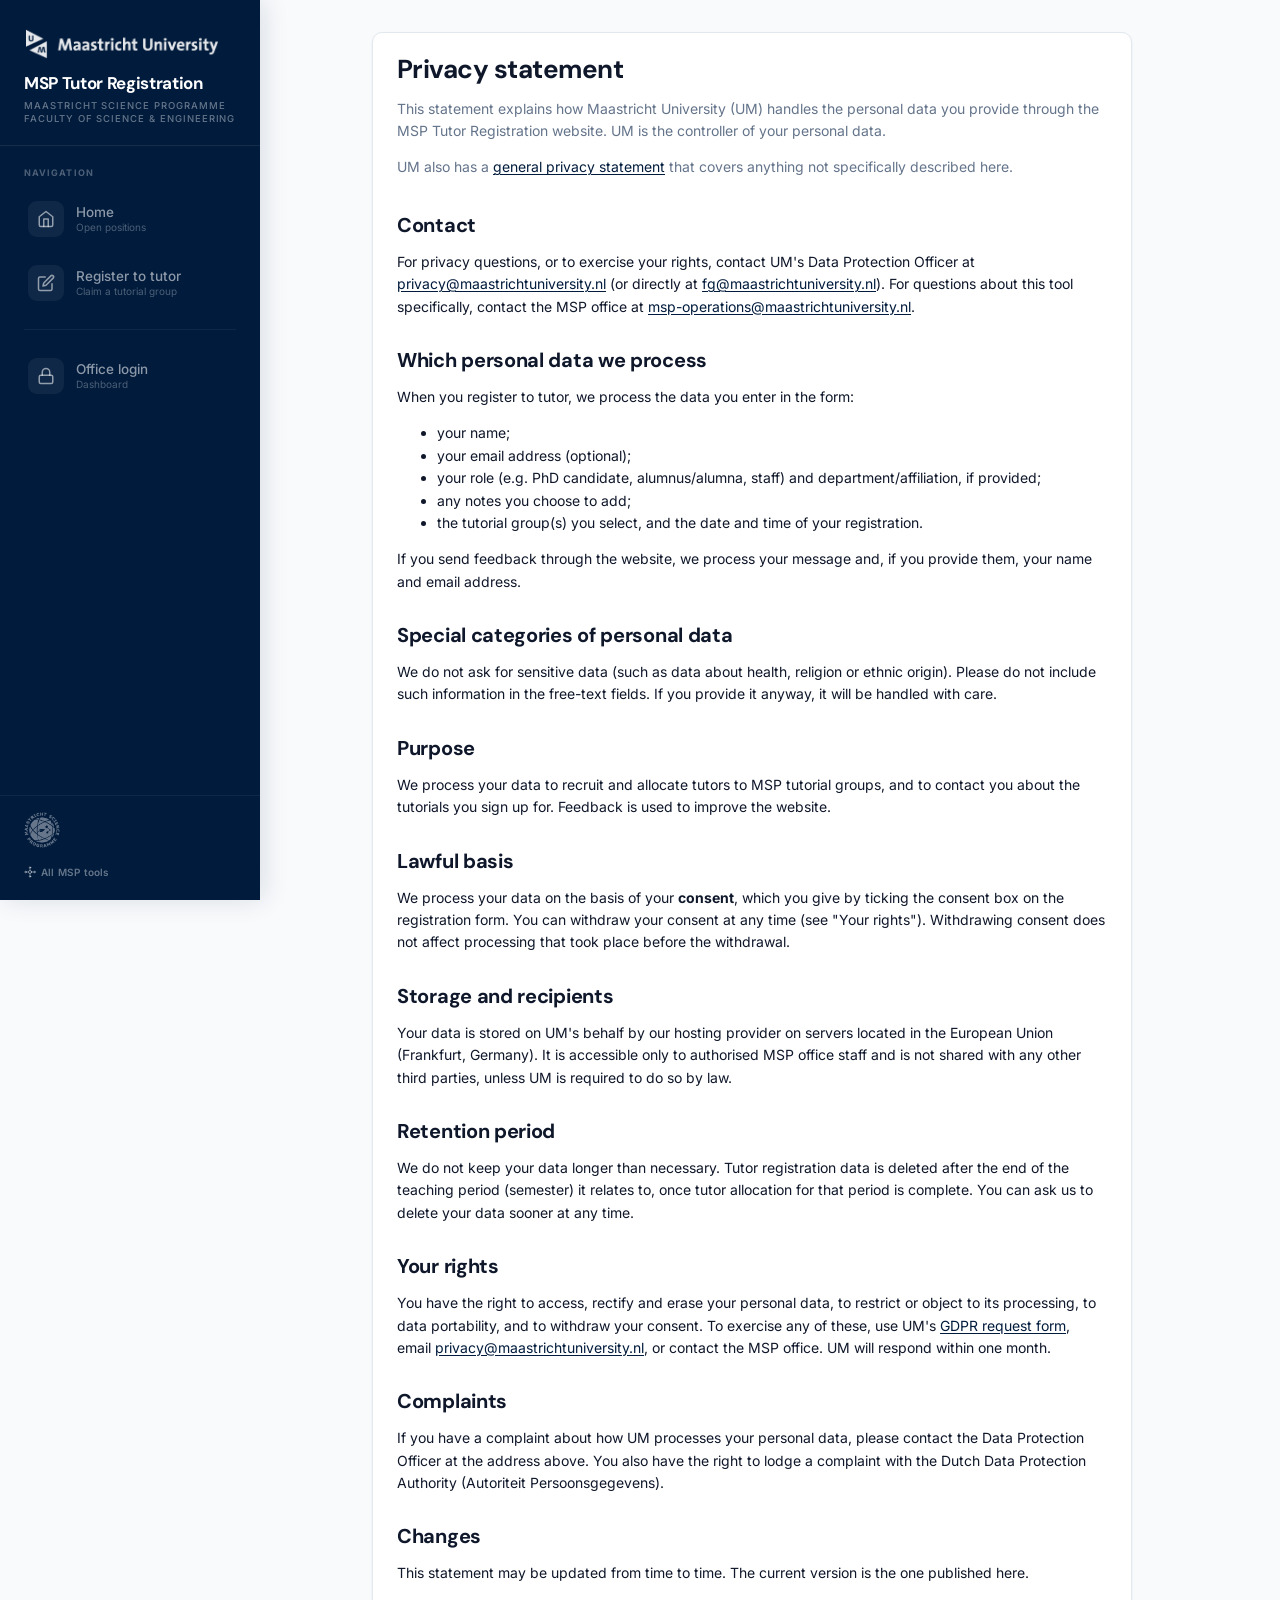
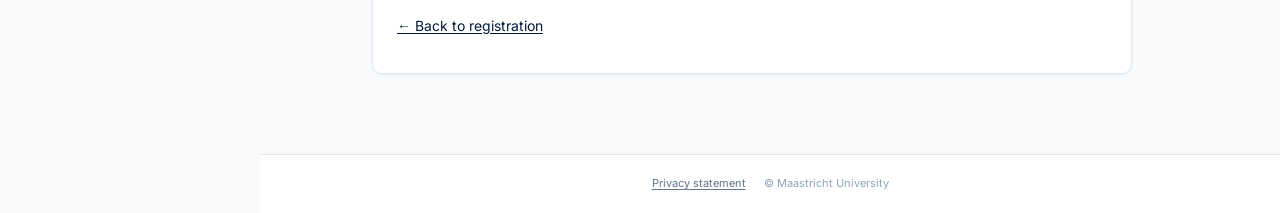
<file: app/privacy.html>
<!doctype html>
<!--
  privacy.html - specific privacy statement for the MSP Tutor Registration tool.
  Modeled on UM's specific privacy statements. NOTE FOR UM PRIVACY/ICTS REVIEW:
  the wording below (lawful basis = consent, retention, and the use of Supabase
  as an EU-hosted processor) should be confirmed/adjusted by the UM GDPR Team
  before this is treated as final. A Data Processing Agreement with the hosting
  provider must be in place.
-->
<html lang="en">
<head>
<meta charset="utf-8">
<meta name="viewport" content="width=device-width, initial-scale=1">
<title>Privacy statement - MSP Tutor Registration</title>
<meta name="robots" content="noindex">
<link rel="icon" type="image/png" href="assets/img/msp-logo.png">
<link rel="stylesheet" href="assets/msp-ui/msp-ui.css">
<link rel="stylesheet" href="assets/styles.css">
</head>
<body>
<!-- This is the privacy statement. To change the wording, edit the text inside
     the <p> paragraphs below. See EDITING-INSTRUCTIONS for guidance. -->

<main class="msp-main">
  <div class="panel" style="max-width:760px">
    <h1 class="display" style="margin-bottom:6px">Privacy statement</h1>
    <p class="lead">This statement explains how Maastricht University (UM) handles the personal data you provide through the MSP Tutor Registration website. UM is the controller of your personal data.</p>
    <p class="lead" style="margin-top:8px">UM also has a <a href="https://www.maastrichtuniversity.nl/about-um/organisation/privacy-statement" target="_blank" rel="noopener">general privacy statement</a> that covers anything not specifically described here.</p>

    <h2 class="section" style="margin-top:34px">Contact</h2>
    <p>For privacy questions, or to exercise your rights, contact UM's Data Protection Officer at <a href="mailto:privacy@maastrichtuniversity.nl">privacy@maastrichtuniversity.nl</a> (or directly at <a href="mailto:fg@maastrichtuniversity.nl">fg@maastrichtuniversity.nl</a>). For questions about this tool specifically, contact the MSP office at <a href="mailto:msp-operations@maastrichtuniversity.nl">msp-operations@maastrichtuniversity.nl</a>.</p>

    <h2 class="section" style="margin-top:30px">Which personal data we process</h2>
    <p>When you register to tutor, we process the data you enter in the form:</p>
    <ul>
      <li>your name;</li>
      <li>your email address (optional);</li>
      <li>your role (e.g. PhD candidate, alumnus/alumna, staff) and department/affiliation, if provided;</li>
      <li>any notes you choose to add;</li>
      <li>the tutorial group(s) you select, and the date and time of your registration.</li>
    </ul>
    <p>If you send feedback through the website, we process your message and, if you provide them, your name and email address.</p>

    <h2 class="section" style="margin-top:30px">Special categories of personal data</h2>
    <p>We do not ask for sensitive data (such as data about health, religion or ethnic origin). Please do not include such information in the free-text fields. If you provide it anyway, it will be handled with care.</p>

    <h2 class="section" style="margin-top:30px">Purpose</h2>
    <p>We process your data to recruit and allocate tutors to MSP tutorial groups, and to contact you about the tutorials you sign up for. Feedback is used to improve the website.</p>

    <h2 class="section" style="margin-top:30px">Lawful basis</h2>
    <p>We process your data on the basis of your <strong>consent</strong>, which you give by ticking the consent box on the registration form. You can withdraw your consent at any time (see "Your rights"). Withdrawing consent does not affect processing that took place before the withdrawal.</p>

    <h2 class="section" style="margin-top:30px">Storage and recipients</h2>
    <p>Your data is stored on UM's behalf by our hosting provider on servers located in the European Union (Frankfurt, Germany). It is accessible only to authorised MSP office staff and is not shared with any other third parties, unless UM is required to do so by law.</p>

    <h2 class="section" style="margin-top:30px">Retention period</h2>
    <p>We do not keep your data longer than necessary. Tutor registration data is deleted after the end of the teaching period (semester) it relates to, once tutor allocation for that period is complete. You can ask us to delete your data sooner at any time.</p>

    <h2 class="section" style="margin-top:30px">Your rights</h2>
    <p>You have the right to access, rectify and erase your personal data, to restrict or object to its processing, to data portability, and to withdraw your consent. To exercise any of these, use UM's <a href="https://www.maastrichtuniversity.nl/about-um/organisation/privacy-statement" target="_blank" rel="noopener">GDPR request form</a>, email <a href="mailto:privacy@maastrichtuniversity.nl">privacy@maastrichtuniversity.nl</a>, or contact the MSP office. UM will respond within one month.</p>

    <h2 class="section" style="margin-top:30px">Complaints</h2>
    <p>If you have a complaint about how UM processes your personal data, please contact the Data Protection Officer at the address above. You also have the right to lodge a complaint with the Dutch Data Protection Authority (Autoriteit Persoonsgegevens).</p>

    <h2 class="section" style="margin-top:30px">Changes</h2>
    <p>This statement may be updated from time to time. The current version is the one published here.</p>

    <p style="margin-top:30px"><a href="register.html">&larr; Back to registration</a></p>
  </div>
</main>

<footer class="msp-footer">
  <div class="footer-inner">
    <a href="privacy.html">Privacy statement</a>
    <div class="copy">&copy; Maastricht University</div>
  </div>
</footer>
<!-- The shared MSP frame (sidebar, canvas, type) - see assets/msp-ui/ -->
<script src="assets/msp-ui/msp-shell.js"></script>
<script>
  MSPShell.init({
    title: 'MSP Tutor Registration',
    nav: [
      { label: 'Home',              hint: 'Open positions',         href: 'index.html',    icon: 'home' },
      { label: 'Register to tutor', hint: 'Claim a tutorial group', href: 'register.html', icon: 'edit' },
      { divider: true },
      { label: 'Office login',      hint: 'Dashboard',              href: 'admin.html',    icon: 'lock' }
    ]
  });
</script>
</body>
</html>
</file>
<file: app/assets/msp-ui/msp-ui.css>
/* ============================================================================
   MSP UI  -  the shared look for every MSP web tool
   ----------------------------------------------------------------------------
   Source of the design: the MSP Course Planner (index.html) and Arthur Foulon's
   "UI Proposal" deck (Oct 2026). One stylesheet, loaded by every site, so the
   sidebar, colours, type and components are identical everywhere.

   Everything here is prefixed  msp-  so it never collides with a site's own CSS.
   The page frame is injected by msp-shell.js (same folder); this file styles it.

   Sections
     1. Fonts (self-hosted Inter + DM Sans, no CDN calls)
     2. Tokens (:root custom properties, all --msp-*)
     3. Base (body type, links, headings inside .msp-content)
     4. Frame: sidebar, content area, mobile drawer, print
     5. Components: cards, hero, buttons, pills, alerts, chips, forms, tables
     6. Utilities
   ========================================================================== */

/* 1. Fonts ------------------------------------------------------------------ */
@font-face{font-family:'Inter';font-style:normal;font-weight:400 700;font-display:swap;src:url(fonts/inter-latin.woff2) format('woff2');unicode-range:U+0000-00FF,U+0131,U+0152-0153,U+02BB-02BC,U+02C6,U+02DA,U+02DC,U+0304,U+0308,U+0329,U+2000-206F,U+20AC,U+2122,U+2191,U+2193,U+2212,U+2215,U+FEFF,U+FFFD}
@font-face{font-family:'Inter';font-style:normal;font-weight:400 700;font-display:swap;src:url(fonts/inter-latin-ext.woff2) format('woff2');unicode-range:U+0100-02BA,U+02BD-02C5,U+02C7-02CC,U+02CE-02D7,U+02DD-02FF,U+0304,U+0308,U+0329,U+1D00-1DBF,U+1E00-1E9F,U+1EF2-1EFF,U+2020,U+20A0-20AB,U+20AD-20C0,U+2113,U+2C60-2C7F,U+A720-A7FF}
@font-face{font-family:'DM Sans';font-style:normal;font-weight:700;font-display:swap;src:url(fonts/dmsans-700-latin.woff2) format('woff2');unicode-range:U+0000-00FF,U+0131,U+0152-0153,U+02BB-02BC,U+02C6,U+02DA,U+02DC,U+0304,U+0308,U+0329,U+2000-206F,U+20AC,U+2122,U+2191,U+2193,U+2212,U+2215,U+FEFF,U+FFFD}
@font-face{font-family:'DM Sans';font-style:normal;font-weight:700;font-display:swap;src:url(fonts/dmsans-700-latin-ext.woff2) format('woff2');unicode-range:U+0100-02BA,U+02BD-02C5,U+02C7-02CC,U+02CE-02D7,U+02DD-02FF,U+0304,U+0308,U+0329,U+1D00-1DBF,U+1E00-1E9F,U+1EF2-1EFF,U+2020,U+20A0-20AB,U+20AD-20C0,U+2113,U+2C60-2C7F,U+A720-A7FF}

/* 2. Tokens ----------------------------------------------------------------- */
:root{
  /* brand */
  --msp-navy:#011B3C; --msp-navy2:#02274F; --msp-navy3:#0A3060;
  --msp-sky:#6ED2EC; --msp-orange:#E87722; --msp-red:#BE0028;
  /* semantic states */
  --msp-ok:#15803D;   --msp-ok-bg:#F0FDF4;   --msp-ok-bd:#86EFAC;
  --msp-warn:#92400E; --msp-warn-bg:#FFFBEB; --msp-warn-bd:#FCD34D;
  --msp-err:#B91C1C;  --msp-err-bg:#FEF2F2;  --msp-err-bd:#FCA5A5;
  --msp-inf:#0C4A6E;  --msp-inf-bg:#F0F9FF;  --msp-inf-bd:#7DD3FC;
  /* greys (slate) */
  --msp-g0:#F8FAFC; --msp-g1:#F1F5F9; --msp-g2:#E2E8F0; --msp-g3:#CBD5E1;
  --msp-g4:#94A3B8; --msp-g5:#64748B; --msp-g7:#334155; --msp-g9:#0F172A;
  /* accent tints used by the planner for slot colours; handy for categories */
  --msp-a-bg:#EFF6FF; --msp-a:#1D4ED8;  --msp-b-bg:#F0FDF4; --msp-b:#166534;
  --msp-c-bg:#FEFCE8; --msp-c:#854D0E;  --msp-d-bg:#F5F3FF; --msp-d:#5B21B6;
  --msp-e-bg:#FFF1F2; --msp-e:#9F1239;
  /* shape */
  --msp-r:10px; --msp-rs:6px; --msp-rl:16px;
  --msp-sh:0 1px 3px rgba(0,0,0,.04),0 1px 2px rgba(0,0,0,.03);
  --msp-sh-md:0 4px 20px rgba(0,0,0,.06),0 2px 6px rgba(0,0,0,.03);
  --msp-sh-lg:0 8px 30px rgba(0,0,0,.08),0 4px 10px rgba(0,0,0,.04);
  /* type */
  --msp-font:'Inter',-apple-system,BlinkMacSystemFont,'Segoe UI',sans-serif;
  --msp-font-display:'DM Sans','Inter',-apple-system,BlinkMacSystemFont,'Segoe UI',sans-serif;
  --msp-font-mono:'SF Mono',Monaco,Consolas,'Courier New',monospace;
  /* frame */
  --msp-sb-w:260px;        /* desktop sidebar */
  --msp-sb-w-md:220px;     /* 901-1100px */
  --msp-sb-w-drawer:280px; /* off-canvas drawer below 900px */
  --msp-main-w:860px;      /* reading column */
  --msp-main-w-wide:1100px;
  /* stacking: sidebar 200, its overlay 190, drawer toggle 300; site modals go above these */
  --msp-z-sidebar:200; --msp-z-toggle:300; --msp-z-modal:500;
}

/* 3. Base -------------------------------------------------------------------- */
html{scroll-behavior:smooth;-webkit-text-size-adjust:100%}
body.msp-body{margin:0;font-family:var(--msp-font);background:var(--msp-g0);color:var(--msp-g9);min-height:100vh;font-size:14px;line-height:1.6;-webkit-font-smoothing:antialiased}
:where(.msp-content) :where(a:not([class*=msp-btn]):not(.msp-chip):not(.msp-tab)){color:var(--msp-navy)}
:where(.msp-content) :where(h1,h2,h3){font-family:var(--msp-font-display);letter-spacing:-.01em;color:inherit;line-height:1.2;margin:0 0 .5em}
:where(.msp-content) :where(h1){font-size:26px;font-weight:700}
:where(.msp-content) :where(h2){font-size:20px;font-weight:700}
:where(.msp-content) :where(h3){font-size:15px;font-weight:600;font-family:var(--msp-font)}
.msp-content ::selection{background:rgba(110,210,236,.35)}

/* 4. Frame ------------------------------------------------------------------- */
.msp-app{display:flex;min-height:100vh}

/* sidebar */
.msp-sidebar{width:var(--msp-sb-w);background:var(--msp-navy);color:#fff;position:fixed;top:0;left:0;bottom:0;z-index:var(--msp-z-sidebar);align-self:auto;display:flex;flex-direction:column;overflow-y:auto;box-shadow:4px 0 24px rgba(1,27,60,.12);font-family:var(--msp-font);font-size:14px;line-height:1.6;box-sizing:border-box;scrollbar-width:thin;scrollbar-color:rgba(255,255,255,.18) transparent}
.msp-sidebar *,.msp-sidebar *::before,.msp-sidebar *::after{box-sizing:border-box}
.msp-sidebar a{text-decoration:none}

.msp-sb-brand{padding:28px 24px 20px;border-bottom:1px solid rgba(255,255,255,.08)}
.msp-sb-brand a{color:inherit;display:block}
.msp-sb-logo{height:32px;width:auto;object-fit:contain;filter:brightness(0) invert(1);opacity:.9;margin-bottom:14px;display:block}
.msp-sb-title{font-family:var(--msp-font-display);font-size:20px;font-weight:700;letter-spacing:-.02em;line-height:1.15;color:#fff;margin:0}
.msp-sb-title.long{font-size:17px}   /* set by the shell for names over 18 characters */
.msp-sb-sub{font-size:9.5px;color:rgba(255,255,255,.4);letter-spacing:.1em;text-transform:uppercase;margin-top:5px;font-weight:500;line-height:1.4}

.msp-sb-nav{padding:20px 14px;flex:1}
.msp-sb-label{font-size:9px;font-weight:700;text-transform:uppercase;letter-spacing:.12em;color:rgba(255,255,255,.3);padding:0 10px;margin:0 0 8px}
.msp-sb-link+.msp-sb-label,.msp-sb-divider+.msp-sb-label,.msp-sb-label+.msp-sb-label{margin-top:18px}
.msp-sb-link{display:flex;align-items:center;gap:12px;padding:12px 14px;border-radius:10px;font-size:13.5px;font-weight:500;color:rgba(255,255,255,.55);text-decoration:none;transition:all .2s;border:none;background:none;cursor:pointer;font-family:inherit;width:100%;text-align:left;margin-bottom:4px}
.msp-sb-link:hover{background:rgba(255,255,255,.08);color:rgba(255,255,255,.9)}
.msp-sb-link.active{background:rgba(255,255,255,.12);color:#fff;font-weight:600;box-shadow:inset 0 0 0 1px rgba(255,255,255,.08)}
.msp-sb-link:focus-visible{outline:2px solid var(--msp-sky);outline-offset:2px}
.msp-sb-ico{width:36px;height:36px;border-radius:9px;display:flex;align-items:center;justify-content:center;flex-shrink:0;background:rgba(255,255,255,.06);transition:background .2s;color:inherit}
.msp-sb-link:hover .msp-sb-ico{background:rgba(255,255,255,.1)}
.msp-sb-link.active .msp-sb-ico{background:rgba(110,210,236,.15);color:var(--msp-sky)}
.msp-sb-ico svg{width:18px;height:18px;display:block}
.msp-sb-text{line-height:1.2;min-width:0}
.msp-sb-hint{font-size:10px;color:rgba(255,255,255,.3);font-weight:400;display:block;margin-top:1px;white-space:nowrap;overflow:hidden;text-overflow:ellipsis}
.msp-sb-link.active .msp-sb-hint{color:rgba(255,255,255,.45)}
.msp-sb-ext{margin-left:auto;opacity:.35;flex-shrink:0}
.msp-sb-ext svg{width:12px;height:12px;display:block}
.msp-sb-divider{height:1px;background:rgba(255,255,255,.06);margin:16px 10px}

.msp-sb-meta{padding:16px 24px;border-top:1px solid rgba(255,255,255,.06);font-size:10.5px;color:rgba(255,255,255,.3);line-height:1.6}
.msp-sb-meta span{display:block;margin-bottom:2px}
.msp-sb-meta:empty{display:none}
.msp-sb-cfg{display:inline-flex;align-items:center;gap:4px;padding:5px 12px;border-radius:var(--msp-rs);font-size:10.5px;font-weight:600;background:rgba(255,255,255,.06);border:1px solid rgba(255,255,255,.1);color:rgba(255,255,255,.5);cursor:pointer;font-family:inherit;transition:all .15s;margin-top:8px}
.msp-sb-cfg:hover{background:rgba(255,255,255,.12);color:rgba(255,255,255,.8)}
.msp-sb-cfg svg{width:14px;height:14px}

.msp-sb-footer{padding:16px 24px;border-top:1px solid rgba(255,255,255,.06)}
.msp-sb-footer img{height:36px;width:auto;object-fit:contain;filter:brightness(0) invert(1);opacity:.4;display:block;margin-bottom:8px}
.msp-sb-privacy{font-size:9px;color:rgba(255,255,255,.25);line-height:1.5}
.msp-sb-hub{display:inline-flex;align-items:center;gap:5px;margin-top:8px;font-size:10px;font-weight:600;color:rgba(255,255,255,.4);letter-spacing:.02em;transition:color .15s}
.msp-sb-hub:hover{color:rgba(255,255,255,.85)}
.msp-sb-hub svg{width:12px;height:12px}

/* content: a flex column so a page footer sits at the bottom on short pages */
.msp-content{flex:1;margin-left:var(--msp-sb-w);min-height:100vh;background:var(--msp-g0);color:var(--msp-g9);min-width:0;display:flex;flex-direction:column}
.msp-main{max-width:var(--msp-main-w);width:100%;flex:1 0 auto;margin:0 auto;padding:32px 32px 80px;box-sizing:border-box}
.msp-main.wide{max-width:var(--msp-main-w-wide)}
.msp-main.full{max-width:none}

/* mobile toggle + overlay */
.msp-sb-toggle{display:none;position:fixed;top:12px;left:12px;z-index:var(--msp-z-toggle);width:40px;height:40px;border-radius:10px;background:var(--msp-navy);color:#fff;border:none;cursor:pointer;align-items:center;justify-content:center;box-shadow:var(--msp-sh-md);padding:0}
.msp-sb-toggle svg{width:20px;height:20px}
.msp-sb-overlay{display:none;position:fixed;inset:0;background:rgba(0,0,0,.4);z-index:calc(var(--msp-z-sidebar) - 10)}
.msp-skip{position:absolute;left:-9999px;top:8px;background:#fff;color:var(--msp-navy);padding:8px 12px;border-radius:6px;z-index:400;font-weight:600}
.msp-skip:focus{left:8px}

/* breakpoints (same steps as the planner) */
@media(max-width:1100px){
  .msp-sidebar{width:var(--msp-sb-w-md)}
  .msp-content{margin-left:var(--msp-sb-w-md)}
  .msp-sb-link{padding:10px 12px;font-size:12.5px}
  .msp-sb-ico{width:32px;height:32px}
  .msp-sb-sub{font-size:8.5px;letter-spacing:.06em}
}
@media(max-width:900px){
  .msp-sidebar{transform:translateX(-100%);transition:transform .3s ease;width:var(--msp-sb-w-drawer)}
  .msp-sidebar.open{transform:translateX(0)}
  .msp-content{margin-left:0}
  .msp-sb-toggle{display:flex;transition:left .3s ease}
  /* while the drawer is open the button becomes the X and sits in the drawer's top-right corner */
  body.msp-sb-locked .msp-sb-toggle{left:calc(var(--msp-sb-w-drawer) - 52px);background:rgba(255,255,255,.12);box-shadow:none}
  .msp-sb-overlay.show{display:block}
  body.msp-sb-locked{overflow:hidden}
  .msp-main{padding-top:64px}
}
@media(max-width:640px){
  .msp-main{padding:64px 16px 60px}
  .msp-hero{padding:22px 20px;border-radius:12px}
  .msp-hero h1,.msp-hero h2{font-size:22px}
  .msp-card-b{padding:16px}
  .msp-card-h,.msp-card-f{padding:14px 16px}
}
@media print{
  .msp-sidebar,.msp-sb-toggle,.msp-sb-overlay{display:none!important}
  .msp-content{margin-left:0!important}
  .msp-main{padding:12px!important;max-width:100%!important}
  body.msp-body{background:#fff!important}
}

/* 5. Components -------------------------------------------------------------- */
/* hero: the in-content replacement for the old full-bleed heroes */
.msp-hero{background:linear-gradient(135deg,var(--msp-navy) 0%,var(--msp-navy2) 40%,var(--msp-navy3) 100%);color:#fff;border-radius:var(--msp-rl);padding:32px 36px;margin-bottom:20px;box-shadow:0 8px 32px rgba(1,27,60,.18),0 2px 8px rgba(0,0,0,.08);position:relative;overflow:hidden}
.msp-hero::before{content:'';position:absolute;top:-60px;right:-40px;width:200px;height:200px;background:radial-gradient(circle,rgba(110,210,236,.08) 0%,transparent 70%);pointer-events:none}
.msp-hero h1,.msp-hero h2{color:#fff;font-family:var(--msp-font-display);font-size:26px;font-weight:700;margin:0 0 4px;letter-spacing:-.02em}
.msp-hero p{font-size:13.5px;opacity:.75;margin:0;max-width:60ch;line-height:1.7}
.msp-hero .msp-hero-kicker{font-size:10px;font-weight:700;letter-spacing:.12em;text-transform:uppercase;opacity:.55;margin-bottom:8px}
.msp-hero .msp-hero-actions{display:flex;gap:8px;margin-top:16px;flex-wrap:wrap}
.msp-hero-flat{background:#fff;color:var(--msp-g9);border:1px solid var(--msp-g2);box-shadow:var(--msp-sh)}
.msp-hero-flat h1,.msp-hero-flat h2{color:var(--msp-navy)}
.msp-hero-flat p{color:var(--msp-g5);opacity:1}
.msp-hero-flat::before{display:none}

/* page head: plain title block */
.msp-page-head{margin-bottom:22px}
.msp-page-head h1{margin:0 0 4px}
.msp-page-head p{margin:0;color:var(--msp-g5);font-size:13.5px}
.msp-kicker{font-size:10px;font-weight:700;letter-spacing:.12em;text-transform:uppercase;color:var(--msp-g4);margin-bottom:6px}

/* cards */
.msp-card{background:#fff;border-radius:var(--msp-r);box-shadow:var(--msp-sh);border:1px solid var(--msp-g2);margin-bottom:16px;overflow:hidden;transition:box-shadow .2s}
.msp-card:hover{box-shadow:var(--msp-sh-md)}
.msp-card-h{padding:16px 24px;border-bottom:1px solid var(--msp-g1);display:flex;align-items:center;gap:12px}
.msp-card-h h2,.msp-card-h h3{font-size:15px;font-weight:600;color:var(--msp-g9);letter-spacing:-.01em;margin:0;font-family:var(--msp-font)}
.msp-card-b{padding:24px}
.msp-card-f{padding:16px 24px;background:var(--msp-g0);border-top:1px solid var(--msp-g1);display:flex;align-items:center;gap:10px;flex-wrap:wrap}
.msp-step{width:28px;height:28px;background:var(--msp-navy);color:#fff;border-radius:50%;display:flex;align-items:center;justify-content:center;font-size:12px;font-weight:700;flex-shrink:0}
.msp-step.ok{background:var(--msp-ok)}
.msp-hint{font-size:12px;color:var(--msp-g4);margin-left:auto;font-weight:400}
.msp-card.static:hover{box-shadow:var(--msp-sh)}

/* stat tiles */
.msp-stats{display:grid;grid-template-columns:repeat(auto-fit,minmax(140px,1fr));gap:14px;margin-bottom:20px}
.msp-stat{background:#fff;border-radius:14px;padding:20px 16px 16px;text-align:center;border:1.5px solid var(--msp-g2);box-shadow:var(--msp-sh);transition:all .3s}
.msp-stat:hover{box-shadow:var(--msp-sh-md);transform:translateY(-3px);border-color:var(--msp-g3)}
.msp-stat-val{font-family:var(--msp-font-display);font-size:28px;font-weight:700;color:var(--msp-navy);line-height:1.1}
.msp-stat-label{font-size:10px;font-weight:700;color:var(--msp-g4);text-transform:uppercase;letter-spacing:.08em;margin-top:6px}
.msp-stat-sub{font-size:11px;color:var(--msp-g5);margin-top:3px}
.msp-stat.ok{border-color:var(--msp-ok-bd);background:var(--msp-ok-bg)} .msp-stat.ok .msp-stat-val{color:var(--msp-ok)}
.msp-stat.warn{border-color:var(--msp-warn-bd);background:var(--msp-warn-bg)} .msp-stat.warn .msp-stat-val{color:var(--msp-warn)}

/* buttons */
.msp-btn{display:inline-flex;align-items:center;gap:6px;padding:9px 18px;border-radius:var(--msp-rs);font-size:13px;font-weight:600;font-family:var(--msp-font);cursor:pointer;border:none;transition:all .15s;text-decoration:none;line-height:1.3;white-space:nowrap}
.msp-btn svg{width:15px;height:15px}
.msp-btn-or{background:var(--msp-orange);color:#fff;box-shadow:0 1px 3px rgba(232,119,34,.3)}
.msp-btn-or:hover{opacity:.9;box-shadow:0 2px 8px rgba(232,119,34,.35);color:#fff}
.msp-btn-navy{background:var(--msp-navy);color:#fff}
.msp-btn-navy:hover{background:var(--msp-navy2);color:#fff}
.msp-btn-gh{background:#fff;color:var(--msp-g5);border:1.5px solid var(--msp-g2)}
.msp-btn-gh:hover{border-color:var(--msp-g4);color:var(--msp-g7)}
.msp-btn-sky{background:var(--msp-inf-bg);color:var(--msp-inf);border:1px solid var(--msp-inf-bd)}
.msp-btn-sky:hover{background:var(--msp-sky);color:var(--msp-navy)}
.msp-btn-link{background:transparent;color:var(--msp-navy);padding-left:6px;padding-right:6px}
.msp-btn-link:hover{text-decoration:underline}
.msp-btn-sm{padding:6px 12px;font-size:11.5px}
.msp-btn-lg{padding:12px 24px;font-size:14px}
.msp-btn:disabled,.msp-btn.disabled{opacity:.35;cursor:not-allowed;box-shadow:none;pointer-events:none}
.msp-btn:focus-visible{outline:2px solid var(--msp-sky);outline-offset:2px}

/* status pills */
.msp-pill{display:inline-flex;align-items:center;gap:4px;font-size:11px;font-weight:600;padding:3px 10px;border-radius:20px;white-space:nowrap;letter-spacing:.02em;background:var(--msp-g1);color:var(--msp-g5)}
.msp-pill.ok{background:var(--msp-ok-bg);color:var(--msp-ok);border:1px solid var(--msp-ok-bd)}
.msp-pill.warn{background:var(--msp-warn-bg);color:var(--msp-warn);border:1px solid var(--msp-warn-bd)}
.msp-pill.err{background:var(--msp-err-bg);color:var(--msp-err);border:1px solid var(--msp-err-bd)}
.msp-pill.inf{background:var(--msp-inf-bg);color:var(--msp-inf);border:1px solid var(--msp-inf-bd)}
.msp-pill.navy{background:var(--msp-navy);color:#fff}
.msp-pill.sky{background:rgba(110,210,236,.2);color:var(--msp-navy)}

/* alerts */
.msp-alert{display:flex;gap:10px;align-items:flex-start;padding:12px 16px;border-radius:var(--msp-rs);margin-bottom:8px;line-height:1.5;background:var(--msp-g1);border:1px solid var(--msp-g2)}
.msp-alert-ico{font-size:14px;flex-shrink:0;margin-top:1px;line-height:1}
.msp-alert-ico svg{width:16px;height:16px;display:block}
.msp-alert-body{flex:1;font-size:12.5px;color:var(--msp-g5)}
.msp-alert-body strong{display:block;font-weight:600;font-size:13px;margin-bottom:2px;color:var(--msp-g9)}
.msp-alert-body p{margin:0}
.msp-alert.ok{background:var(--msp-ok-bg);border-color:var(--msp-ok-bd)} .msp-alert.ok .msp-alert-ico,.msp-alert.ok strong{color:var(--msp-ok)}
.msp-alert.warn{background:var(--msp-warn-bg);border-color:var(--msp-warn-bd)} .msp-alert.warn .msp-alert-ico,.msp-alert.warn strong{color:var(--msp-warn)}
.msp-alert.err{background:var(--msp-err-bg);border-color:var(--msp-err-bd)} .msp-alert.err .msp-alert-ico,.msp-alert.err strong{color:var(--msp-err)}
.msp-alert.inf{background:var(--msp-inf-bg);border-color:var(--msp-inf-bd)} .msp-alert.inf .msp-alert-ico,.msp-alert.inf strong{color:var(--msp-inf)}

/* guidance note (left rule) */
.msp-note{margin-top:6px;padding:9px 12px;background:rgba(12,74,110,.04);border-left:3px solid var(--msp-inf-bd);border-radius:0 var(--msp-rs) var(--msp-rs) 0;font-size:11.5px;color:var(--msp-g5);line-height:1.6}
.msp-note strong{color:var(--msp-g7);font-weight:600}

/* chips, tags, badges */
.msp-chip{padding:6px 14px;border-radius:20px;font-size:12px;font-weight:600;border:1.5px solid var(--msp-g2);background:#fff;color:var(--msp-g5);cursor:pointer;transition:all .15s;font-family:inherit;display:inline-flex;align-items:center;gap:5px;text-decoration:none;line-height:1.3}
.msp-chip:hover{border-color:var(--msp-g3);color:var(--msp-g7)}
.msp-chip.active{background:var(--msp-navy);color:#fff;border-color:var(--msp-navy)}
.msp-chips{display:flex;gap:6px;flex-wrap:wrap}
/* chip as a checkbox/radio label: <label class="msp-chip"><input type="checkbox"> Lab</label> */
.msp-chip{position:relative}
.msp-chip input[type=checkbox],.msp-chip input[type=radio]{position:absolute;opacity:0;width:0;height:0;margin:0;pointer-events:none}
.msp-chip:has(input:checked){background:var(--msp-navy);color:#fff;border-color:var(--msp-navy)}
.msp-chip:has(input:focus-visible){outline:2px solid var(--msp-sky);outline-offset:2px}
.msp-tag{display:inline-flex;align-items:center;gap:3px;font-size:10px;font-weight:700;padding:3px 9px;border-radius:5px;letter-spacing:.03em;background:var(--msp-g1);color:var(--msp-g5)}
.msp-tag.pre{background:var(--msp-warn-bg);color:var(--msp-warn);border:1px solid var(--msp-warn-bd)}
.msp-tag.co{background:var(--msp-inf-bg);color:var(--msp-inf);border:1px solid var(--msp-inf-bd)}
.msp-tag.ok{background:var(--msp-ok-bg);color:var(--msp-ok);border:1px solid var(--msp-ok-bd)}
.msp-tag.navy{background:var(--msp-navy);color:#fff}
.msp-tag.dark{background:var(--msp-g9);color:#fff}
.msp-code{font-size:12px;font-weight:700;color:#fff;background:var(--msp-navy);padding:3px 10px;border-radius:5px;font-family:var(--msp-font-mono);letter-spacing:.03em}
.msp-label{font-size:9.5px;font-weight:700;text-transform:uppercase;letter-spacing:.06em;color:var(--msp-g4);background:var(--msp-g1);padding:3px 8px;border-radius:4px}
.msp-cat-a{background:var(--msp-a-bg);color:var(--msp-a)} .msp-cat-b{background:var(--msp-b-bg);color:var(--msp-b)} .msp-cat-c{background:var(--msp-c-bg);color:var(--msp-c)} .msp-cat-d{background:var(--msp-d-bg);color:var(--msp-d)} .msp-cat-e{background:var(--msp-e-bg);color:var(--msp-e)}

/* forms */
.msp-field{margin-bottom:18px} .msp-field:last-child{margin-bottom:0}
.msp-flbl{display:block;font-size:10.5px;font-weight:600;color:var(--msp-g5);margin-bottom:6px;letter-spacing:.08em;text-transform:uppercase}
.msp-input,.msp-textarea,.msp-select select{width:100%;padding:10px 14px;border:1.5px solid var(--msp-g2);border-radius:var(--msp-rs);font-size:13.5px;font-family:var(--msp-font);color:var(--msp-g9);background:#fff;transition:border-color .15s,box-shadow .15s;box-sizing:border-box}
.msp-input:hover,.msp-textarea:hover,.msp-select select:hover{border-color:var(--msp-g3)}
.msp-input:focus,.msp-textarea:focus,.msp-select select:focus{outline:none;border-color:var(--msp-navy);box-shadow:0 0 0 3px rgba(1,27,60,.08)}
.msp-textarea{min-height:96px;resize:vertical;line-height:1.5}
.msp-select{position:relative}
.msp-select select{padding-right:32px;appearance:none;cursor:pointer}
.msp-select::after{content:'\25BE';position:absolute;right:12px;top:50%;transform:translateY(-50%);color:var(--msp-g4);pointer-events:none;font-size:12px}
.msp-search{position:relative}
.msp-search .msp-input{padding-left:40px;border-radius:var(--msp-r);font-size:14px;box-shadow:var(--msp-sh)}
.msp-search::before{content:'';position:absolute;left:14px;top:50%;width:15px;height:15px;transform:translateY(-50%);opacity:.4;pointer-events:none;background:no-repeat center/contain url("data:image/svg+xml;utf8,<svg xmlns='http://www.w3.org/2000/svg' viewBox='0 0 24 24' fill='none' stroke='%230F172A' stroke-width='2' stroke-linecap='round' stroke-linejoin='round'><circle cx='11' cy='11' r='8'/><line x1='21' y1='21' x2='16.65' y2='16.65'/></svg>")}
.msp-check{display:flex;gap:10px;align-items:flex-start;font-size:13px;color:var(--msp-g7);cursor:pointer}
.msp-check input{width:15px;height:15px;margin-top:3px;flex-shrink:0;accent-color:var(--msp-navy)}
.msp-help{font-size:12px;color:var(--msp-g4);margin-top:6px}

/* tables */
.msp-table{width:100%;border-collapse:collapse;font-size:13px}
.msp-table th{background:var(--msp-g0);padding:10px 14px;text-align:left;font-size:10px;font-weight:700;color:var(--msp-g4);text-transform:uppercase;letter-spacing:.08em;border-bottom:2px solid var(--msp-g2)}
.msp-table td{padding:12px 14px;border-bottom:1px solid var(--msp-g1);vertical-align:middle}
.msp-table tr:last-child td{border-bottom:none}
.msp-table tbody tr:hover td{background:var(--msp-g0)}
.msp-table .mono{font-family:var(--msp-font-mono);color:var(--msp-g4);font-size:12px}
.msp-table-wrap{overflow-x:auto;-webkit-overflow-scrolling:touch}

/* sections, dividers, lists */
.msp-seclbl{font-size:10px;font-weight:700;text-transform:uppercase;letter-spacing:.1em;color:var(--msp-g4);margin:2px 0 10px}
.msp-divider{border:none;border-top:1px solid var(--msp-g1);margin:18px 0}
.msp-steps{list-style:none;padding:0;margin:0;counter-reset:msp}
.msp-steps li{position:relative;padding:6px 0 6px 32px;font-size:13px;color:var(--msp-g7);counter-increment:msp}
.msp-steps li::before{content:counter(msp);position:absolute;left:0;top:6px;width:22px;height:22px;border-radius:50%;background:var(--msp-navy);color:#fff;font-size:10px;font-weight:700;display:flex;align-items:center;justify-content:center}
.msp-links{display:flex;gap:8px;flex-wrap:wrap}
.msp-links a{display:inline-flex;align-items:center;gap:5px;padding:6px 12px;border-radius:var(--msp-rs);font-size:11.5px;font-weight:500;color:var(--msp-navy);background:var(--msp-a-bg);border:1px solid rgba(29,78,216,.1);text-decoration:none;transition:all .15s}
.msp-links a:hover{background:var(--msp-navy);color:#fff}
.msp-empty{text-align:center;padding:28px 20px;color:var(--msp-g4);font-size:13px}
.msp-spin{width:32px;height:32px;border:3px solid var(--msp-g2);border-top-color:var(--msp-navy);border-radius:50%;animation:msp-spin .7s linear infinite;margin:0 auto}
@keyframes msp-spin{to{transform:rotate(360deg)}}

/* tabs (planner's plan tabs) */
.msp-tabs{display:flex;gap:6px;margin-bottom:22px;background:#fff;padding:6px;border-radius:var(--msp-r);border:1px solid var(--msp-g2);box-shadow:var(--msp-sh)}
.msp-tab{flex:1;display:flex;align-items:center;justify-content:center;gap:7px;padding:10px 14px;border-radius:7px;cursor:pointer;border:none;background:transparent;font-size:13px;font-weight:500;color:var(--msp-g5);transition:all .2s;font-family:inherit;text-decoration:none}
.msp-tab:hover{background:var(--msp-g0);color:var(--msp-g7)}
.msp-tab.active{background:var(--msp-navy);color:#fff;box-shadow:var(--msp-sh-md)}

/* modal: <div class="msp-modal-overlay show"><div class="msp-modal" role="dialog">...</div></div> */
.msp-modal-overlay{display:none;position:fixed;inset:0;background:rgba(1,27,60,.55);z-index:var(--msp-z-modal);align-items:center;justify-content:center;padding:16px;box-sizing:border-box}
.msp-modal-overlay.show{display:flex}
.msp-modal{background:#fff;border-radius:var(--msp-rl);width:100%;max-width:640px;max-height:90vh;overflow:auto;box-shadow:var(--msp-sh-lg);font-family:var(--msp-font);color:var(--msp-g9)}
.msp-modal-h{padding:16px 24px;border-bottom:1px solid var(--msp-g1);display:flex;align-items:center;gap:12px}
.msp-modal-h h2,.msp-modal-h h3{margin:0;font-size:16px;font-weight:700;font-family:var(--msp-font-display);flex:1}
.msp-modal-x{background:none;border:none;cursor:pointer;color:var(--msp-g4);font-size:20px;line-height:1;padding:4px;border-radius:6px}
.msp-modal-x:hover{background:var(--msp-g1);color:var(--msp-g7)}
.msp-modal-b{padding:24px}
.msp-modal-f{padding:16px 24px;border-top:1px solid var(--msp-g1);display:flex;gap:8px;justify-content:flex-end;flex-wrap:wrap}

/* page footer inside the content column */
.msp-footer{text-align:center;padding:20px 24px;font-size:11px;color:var(--msp-g4);border-top:1px solid var(--msp-g2);background:#fff;line-height:1.6}
.msp-footer a{color:var(--msp-g5)}

/* 6. Utilities --------------------------------------------------------------- */
.msp-grid{display:grid;gap:14px}
.msp-grid-2{grid-template-columns:repeat(2,1fr)}
.msp-grid-3{grid-template-columns:repeat(3,1fr)}
.msp-grid-auto{grid-template-columns:repeat(auto-fill,minmax(260px,1fr))}
.msp-row{display:flex;align-items:center;gap:10px;flex-wrap:wrap}
.msp-muted{color:var(--msp-g5)} .msp-faint{color:var(--msp-g4)}
.msp-small{font-size:12px}
.msp-mt-0{margin-top:0} .msp-mb-0{margin-bottom:0} .msp-mb-16{margin-bottom:16px} .msp-mb-24{margin-bottom:24px}
.msp-fade{animation:msp-fade .4s ease both}
@keyframes msp-fade{from{opacity:0;transform:translateY(12px)}to{opacity:1;transform:translateY(0)}}
@media(max-width:700px){.msp-grid-2,.msp-grid-3{grid-template-columns:1fr}}
</file>
<file: app/assets/styles.css>
/* ==========================================================================
   MSP Tutor Registration - site stylesheet
   --------------------------------------------------------------------------
   The frame (navy sidebar, slate canvas, Inter type, colours, buttons) comes
   from the shared MSP kit in assets/msp-ui/ (msp-ui.css + msp-shell.js), the
   same kit every MSP web tool uses since October 2026. This file does two
   things only: it maps the site's own tokens onto the kit, and it styles the
   parts that are specific to this tool (the live board, the timetable, the
   course list, the selection bar, the modal, the office dashboard).
   Visual identity only - no logic lives here.

   Colour decision:
     • Navy, slate greys and Inter come from the kit (--msp-* tokens).
     • PRIMARY accent = MSP orange (--msp-orange): claim/CTA buttons, the live
       "open right now" counts, the filling-up progress bar, and the selected
       state. White text on orange is reserved for bold button text only;
       body text is never orange.
     • SECONDARY accent = sky (--msp-sky): quiet tints and swatches ONLY.
       Small blue text uses --blue-ink (the kit's information blue) so it
       stays readable.
   ========================================================================== */

:root{
  /* COLOURS: every site token points at a kit token, so a change in
     assets/msp-ui/msp-ui.css updates this site together with the others. */
  --navy:var(--msp-navy); --navy-2:var(--msp-navy2);
  --ink:var(--msp-g9); --muted:var(--msp-g5); --line:var(--msp-g2); --line-2:var(--msp-g1);
  --bg:var(--msp-g0); --bg-soft:var(--msp-g1);

  --accent:var(--msp-orange);   /* PRIMARY - MSP orange (focal) */
  --accent-press:#BF5A14;       /* pressed state, and small orange text (AA on white) */
  --accent-tint:#FDF1E7;        /* faint orange wash */
  --accent-line:#F5C9A3;

  --blue:var(--msp-sky);        /* SECONDARY - tints and swatches only */
  --blue-ink:var(--msp-inf);    /* readable blue for small text */
  --blue-tint:var(--msp-inf-bg);
  --blue-line:#BAE6FD;          /* chip borders: one step lighter than --msp-inf-bd */

  --green:var(--msp-ok);   --green-bg:var(--msp-ok-bg);   --green-line:var(--msp-ok-bd);
  --red:var(--msp-err);    --red-bg:var(--msp-err-bg);    --red-line:var(--msp-err-bd);
  --amber:var(--msp-warn); --amber-bg:var(--msp-warn-bg); --amber-line:var(--msp-warn-bd);
  --info:var(--msp-inf);   --info-bg:var(--msp-inf-bg);   --info-line:var(--msp-inf-bd);

  --max:var(--msp-main-w-wide); --radius:var(--msp-r); --radius-sm:var(--msp-rs);
  --sans:var(--msp-font);
  --display:var(--msp-font-display);
  --shadow:var(--msp-sh);
  --shadow-md:var(--msp-sh-md);
}

*{box-sizing:border-box}
html,body{margin:0;padding:0}
body{font-family:var(--sans);color:var(--ink);background:var(--bg);font-size:14px;line-height:1.6;-webkit-font-smoothing:antialiased}
a{color:var(--navy);text-underline-offset:2px}
a:hover{color:var(--blue-ink)}
.sr-only{position:absolute;width:1px;height:1px;overflow:hidden;clip:rect(0,0,0,0)}
img{max-width:100%}

/* ---- accessibility floor -------------------------------------------------- */
:focus-visible{outline:2px solid var(--navy);outline-offset:2px;border-radius:4px}
button{font-family:inherit}
@media (prefers-reduced-motion: reduce){
  *,*::before,*::after{animation-duration:.001ms!important;animation-iteration-count:1!important;transition:none!important;scroll-behavior:auto!important}
  .spinner{animation:none!important;border-top-color:var(--accent)}
  .bar i{transition:none!important}
}

/* ---- typographic scale (the kit sets h1-h3 inside .msp-content) ----------- */
.display{font-family:var(--display);font-weight:700;letter-spacing:-.02em;line-height:1.1}
h1,h2,h3,h4{font-weight:700;letter-spacing:-.015em;color:var(--ink);margin:0}
.eyebrow{display:inline-flex;align-items:center;gap:9px;text-transform:uppercase;letter-spacing:.12em;font-size:10px;font-weight:700;color:var(--accent)}
.eyebrow .dot{width:6px;height:6px;border-radius:50%;background:var(--accent)}

/* ==========================================================================
   THE HERO IS THE DATA: the live-availability board. It is an in-column card
   now; the <section> carries both "board" and the kit's "msp-hero" class, so
   the gradient, radius, padding and glow come from msp-ui.css. Only the
   board's own pieces are styled here.
   ========================================================================== */
.board{margin-bottom:24px}
.board-inner{position:relative;z-index:1}
.board-head{display:flex;align-items:flex-start;justify-content:space-between;gap:24px}
.board-head>div{flex:1;min-width:0}
.board-eyebrow{text-transform:uppercase;letter-spacing:.12em;font-size:10px;font-weight:700;color:var(--msp-sky);margin-bottom:8px}
.board h1{color:#fff}
.board .sub{margin-top:6px}
.board .board-dates{color:var(--msp-sky);opacity:1;font-size:12.5px;font-weight:600;margin:10px 0 0;letter-spacing:.01em}
.board-emblem{height:104px;width:auto;flex-shrink:0;opacity:.9;filter:brightness(0) invert(1)}
@media (max-width:900px){.board-emblem{display:none}}
@media (max-width:640px){.board{padding:24px 20px}}

.board-stats{display:flex;flex-wrap:wrap;gap:10px;margin-top:22px}
.bstat{background:rgba(255,255,255,.06);border:1px solid rgba(255,255,255,.14);border-radius:10px;padding:12px 16px;min-width:120px;transition:transform .18s ease,border-color .18s,background .18s}
.bstat:hover{transform:translateY(-2px);background:rgba(255,255,255,.10)}
.bstat .n{font-family:var(--display);font-size:28px;font-weight:700;letter-spacing:-.02em;line-height:1.1;color:#fff;font-variant-numeric:tabular-nums}
.bstat.focal{border-color:var(--accent);box-shadow:inset 0 0 0 1px var(--accent);background:linear-gradient(180deg,rgba(232,119,34,.16),rgba(232,119,34,.04))}
.bstat.focal .n{color:var(--accent)}           /* orange number - focal, large on navy */
.bstat .l{font-size:10px;text-transform:uppercase;letter-spacing:.08em;color:rgba(255,255,255,.55);margin-top:6px;font-weight:700}
.live-dot{display:inline-block;width:8px;height:8px;border-radius:50%;background:var(--accent);margin-right:7px;vertical-align:middle;animation:pulse 2s infinite}
@keyframes pulse{0%,100%{opacity:1}50%{opacity:.35}}

/* ---- generic layout: the kit's .msp-main column holds each page ----------- */
main{min-width:0}
h2.section{margin:0 0 10px}
.lead{color:var(--muted);font-size:14px;max-width:760px}
.panel{background:#fff;border:1px solid var(--line);border-radius:var(--radius);box-shadow:var(--shadow);padding:22px 24px}

/* ---- controls row: period tabs + view toggle (the kit's .msp-tabs look) --- */
.controls{display:flex;align-items:center;justify-content:space-between;gap:14px;flex-wrap:wrap;margin:18px 0 4px}
.tabs,.viewtoggle{display:inline-flex;background:#fff;border:1px solid var(--line);border-radius:var(--radius);padding:4px;gap:4px;box-shadow:var(--shadow)}
.tabs button,.viewtoggle button{border:0;background:none;font:500 13px var(--sans);color:var(--muted);padding:8px 16px;border-radius:7px;cursor:pointer;display:inline-flex;align-items:center;gap:7px;transition:all .2s}
.tabs button:hover,.viewtoggle button:hover{background:var(--bg);color:var(--msp-g7)}
.tabs button.active,.viewtoggle button.active{background:var(--navy);color:#fff;box-shadow:var(--shadow-md)}
.viewtoggle button svg{width:15px;height:15px}

.toolbar{display:flex;flex-wrap:wrap;gap:12px;align-items:center;margin:14px 0 18px}
.toolbar input[type=text]{flex:1;min-width:220px;font:inherit;font-size:13.5px;color:var(--ink);border:1.5px solid var(--line);border-radius:var(--radius-sm);padding:10px 14px;background:#fff}
.toolbar input:focus{outline:none;border-color:var(--navy);box-shadow:0 0 0 3px rgba(1,27,60,.08)}
.toolbar label{display:flex;align-items:center;gap:8px;font-weight:500;color:var(--muted);margin:0;font-size:13px}
.toolbar input[type=checkbox]{accent-color:var(--navy);width:15px;height:15px}

/* ==========================================================================
   TIMETABLE - Mon-Fri × time-slot grid of open groups
   ========================================================================== */
.tt-scroll{overflow-x:auto;-webkit-overflow-scrolling:touch;border:1px solid var(--line);border-radius:var(--radius);background:var(--line);box-shadow:var(--shadow)}
.timetable{display:grid;grid-template-columns:74px repeat(5,minmax(150px,1fr));gap:1px;min-width:760px}
.tt-corner,.tt-day,.tt-slot{background:var(--bg);padding:10px 12px}
.tt-day{font-weight:700;color:var(--muted);font-size:11px;text-transform:uppercase;letter-spacing:.06em;text-align:center;position:sticky;top:0}
.tt-slot{font-weight:600;color:var(--muted);font-size:11.5px;display:flex;flex-direction:column;justify-content:flex-start;line-height:1.25}
.tt-slot small{font-weight:500;color:var(--msp-g4);font-size:10.5px}
.tt-cell{background:#fff;min-height:62px;padding:6px;display:flex;flex-direction:column;gap:5px}
.tt-cell.empty{background:var(--bg)}
.tt-chip{appearance:none;border:1px solid var(--blue-line);background:var(--blue-tint);color:var(--ink);border-radius:7px;padding:6px 8px;text-align:left;cursor:pointer;font:600 12px var(--sans);display:flex;flex-direction:column;gap:2px;transition:transform .12s ease,border-color .12s,background .12s,box-shadow .12s}
.tt-chip .tc-top{display:flex;align-items:center;gap:6px}
.tt-chip .tc-code{font-weight:700;letter-spacing:.01em}
.tt-chip .tc-lab{font-weight:500;color:var(--muted);font-size:11px;white-space:nowrap;overflow:hidden;text-overflow:ellipsis}
.tt-count{font:700 10.5px var(--sans);background:#fff;border:1px solid var(--info-line);color:var(--blue-ink);border-radius:99px;padding:0 6px;line-height:16px}
.tc-sel{font:700 10.5px var(--sans);color:var(--accent-press);text-transform:uppercase;letter-spacing:.04em}
.tt-chip:hover{border-color:var(--info-line);transform:translateY(-1px);box-shadow:var(--shadow-md)}
.tt-chip.selected{background:var(--accent-tint);border-color:var(--accent);box-shadow:inset 0 0 0 1px var(--accent)}
.tt-chip.selected .tt-count{border-color:var(--accent);color:var(--accent-press)}
.tt-cell .taken{font-size:10.5px;color:var(--msp-g4);margin-top:auto;font-weight:600}
.tt-legend{display:flex;gap:18px;flex-wrap:wrap;margin:12px 2px 0;font-size:12px;color:var(--muted)}
.tt-legend span{display:inline-flex;align-items:center;gap:7px}
.tt-legend i{width:12px;height:12px;border-radius:3px;display:inline-block}

/* timetable group picker (for cells with several interchangeable groups) */
.tt-chooser{position:absolute;z-index:80;background:#fff;border:1px solid var(--line);border-radius:var(--radius);box-shadow:var(--msp-sh-lg);padding:6px;min-width:190px;max-width:250px}
.tt-chooser-h{font-size:10px;text-transform:uppercase;letter-spacing:.08em;color:var(--msp-g4);font-weight:700;padding:7px 8px 4px}
.tt-chooser-note{font-size:11px;color:var(--muted);line-height:1.45;padding:0 8px 8px;border-bottom:1px solid var(--line-2);margin-bottom:4px}
.tt-choice{display:flex;align-items:center;justify-content:space-between;gap:12px;width:100%;border:0;background:none;font:600 13px var(--sans);color:var(--ink);padding:8px;border-radius:6px;cursor:pointer;text-align:left}
.tt-choice:hover{background:var(--bg)}
.tt-choice span{font:600 11px var(--sans);color:var(--blue-ink)}
.tt-choice.selected{background:var(--accent-tint)}
.tt-choice.selected span{color:var(--accent-press)}

/* ==========================================================================
   COURSE LIST (secondary view) - one card per course, the kit's card look
   ========================================================================== */
#catalogue{display:flex;flex-direction:column;gap:10px}
.course{border:1px solid var(--line);border-radius:var(--radius);background:#fff;overflow:hidden;box-shadow:var(--shadow);transition:box-shadow .2s}
.course:hover{box-shadow:var(--shadow-md)}
.course-head{display:flex;align-items:center;gap:12px;padding:14px 18px;cursor:pointer;width:100%;text-align:left;background:none;border:0;border-left:3px solid transparent;font:inherit;color:inherit}
.course-head:hover{background:var(--bg)}
.course.open .course-head{border-left-color:var(--accent)}
.course-code{font:700 12px var(--msp-font-mono);letter-spacing:.03em;color:#fff;background:var(--navy);padding:3px 10px;border-radius:5px;white-space:nowrap}
.course-title{font-weight:600;color:var(--ink);font-size:15px;letter-spacing:-.01em;flex:1}
.lvl-chip{font:700 10px var(--sans);color:var(--muted);background:var(--bg-soft);border-radius:5px;padding:3px 9px;white-space:nowrap;letter-spacing:.03em}
.course-progress{display:flex;align-items:center;gap:10px}
.course-meta{font-size:12px;color:var(--muted);font-weight:600;white-space:nowrap}
.bar{width:110px;height:6px;border-radius:99px;background:var(--line-2);overflow:hidden}
.bar i{display:block;height:100%;background:var(--accent);transition:width .4s}
.chev{width:16px;height:16px;color:var(--msp-g4);transition:transform .2s;flex-shrink:0}
.course.open .chev{transform:rotate(90deg)}

.course-about{display:none;padding:2px 18px 14px;border-top:1px solid var(--line-2)}
.course.open .course-about{display:block;padding-top:14px}
.course-about .about-row{font-size:13px;color:var(--ink);margin-bottom:6px}
.course-about .about-row strong{color:var(--ink)}
.course-about .about-desc{font-size:13.5px;color:var(--msp-g7);line-height:1.6;margin:8px 0 12px;max-width:840px}
.course-about .about-sec{margin:12px 0;max-width:840px}
.course-about .about-sec h5{font-size:10px;text-transform:uppercase;letter-spacing:.1em;color:var(--msp-g4);font-weight:700;margin:0 0 6px}
.course-about .about-sec p{font-size:13.5px;color:var(--msp-g7);line-height:1.6;margin:0}
.course-about .about-sec ul{margin:0;padding-left:18px}
.course-about .about-sec li{font-size:13.5px;color:var(--msp-g7);line-height:1.55;margin-bottom:4px}

.groups{display:none;padding:6px 18px 18px;grid-template-columns:repeat(auto-fill,minmax(230px,1fr));gap:10px}
.course.open .groups{display:grid}
.group{position:relative;border:1px solid var(--line);border-radius:var(--radius);padding:12px 13px;cursor:pointer;background:#fff;text-align:left;font:inherit;color:inherit;box-shadow:var(--shadow);transition:transform .14s ease,border-color .12s,background .12s,box-shadow .14s}
.group:hover:not(.full){border-color:var(--accent);transform:translateY(-2px);box-shadow:var(--shadow-md)}
.group .glabel{font-weight:600;color:var(--ink);font-size:14px;display:flex;align-items:center;justify-content:space-between;gap:8px}
.group .gtimes{font-size:12px;color:var(--muted);margin-top:5px;line-height:1.5}
.group .gstatus{font-size:11px;font-weight:700;margin-top:8px;display:inline-flex;align-items:center;gap:6px}
.dotstat{width:7px;height:7px;border-radius:50%;background:currentColor}
.gstatus.s-open{color:var(--blue-ink)}
.gstatus.s-full{color:var(--muted)}
.gstatus.s-conflict{color:var(--red)}
.group.selected{border-color:var(--accent);background:var(--accent-tint);box-shadow:inset 0 0 0 1px var(--accent)}
.group.full{background:var(--bg);cursor:not-allowed;opacity:.75;box-shadow:none}
.group.full .glabel{color:var(--muted)}
.check{width:18px;height:18px;border-radius:5px;border:1.5px solid var(--line);display:grid;place-items:center;flex-shrink:0}
.group.selected .check{background:var(--accent);border-color:var(--accent);color:#fff}
.group.selected .check svg{width:12px;height:12px}

/* ---- sticky selection bar -------------------------------------------------
   The bar sits inside the kit's .msp-content column (the shell wraps the whole
   body), so it starts at the sidebar's edge on every breakpoint by itself;
   the fixed elements further down carry the explicit sidebar offset. */
.cart{position:sticky;bottom:0;background:#fff;border-top:1px solid var(--line);box-shadow:0 -6px 20px -14px rgba(1,27,60,.5);padding:12px 0;z-index:40}
.cart-inner{max-width:var(--max);margin:0 auto;padding:0 32px;display:flex;align-items:center;justify-content:space-between;gap:16px;flex-wrap:wrap}
@media (max-width:640px){.cart-inner{padding:0 16px}}
.cart .cap{font-size:10px;color:var(--msp-g4);font-weight:700;text-transform:uppercase;letter-spacing:.08em;margin-bottom:6px}
.seltags{display:flex;flex-wrap:wrap;gap:8px}
.seltag{background:var(--accent-tint);color:var(--accent-press);border:1px solid var(--accent-line);border-radius:6px;padding:4px 8px 4px 10px;font-size:12px;font-weight:600;display:inline-flex;align-items:center;gap:6px}
.seltag button{border:0;background:none;color:var(--accent-press);cursor:pointer;font-size:15px;line-height:1;padding:0}

/* ---- buttons: the kit's .msp-btn values on the site's class names --------- */
.btn{display:inline-flex;align-items:center;justify-content:center;gap:6px;border:1.5px solid transparent;border-radius:var(--radius-sm);font:600 13px var(--sans);line-height:1.3;cursor:pointer;text-decoration:none;padding:8px 18px;transition:all .15s;background:var(--bg-soft);color:var(--msp-g7)}   /* bare .btn = soft filled (the "shown" period toggles) */
.btn svg{width:15px;height:15px}
.btn-primary{background:var(--accent);color:#fff;box-shadow:0 1px 3px rgba(232,119,34,.3)}   /* focal CTA */
.btn-primary:hover{opacity:.9;box-shadow:0 2px 8px rgba(232,119,34,.35);color:#fff}
.btn-navy{background:var(--navy);color:#fff}
.btn-navy:hover{background:var(--navy-2);color:#fff}
.btn-ghost{background:#fff;color:var(--muted);border-color:var(--line)}
.btn-ghost:hover{border-color:var(--msp-g4);color:var(--msp-g7)}
.btn[disabled]{opacity:.35;cursor:not-allowed;box-shadow:none}
.btn:active{transform:translateY(1px)}

/* ---- form / modal --------------------------------------------------------- */
.field{margin-bottom:16px}
label{display:block;font-size:13px;font-weight:600;color:var(--msp-g7);margin-bottom:6px}
.field>label{font-size:10.5px;color:var(--muted);letter-spacing:.08em;text-transform:uppercase}
.field>label[style*="display:flex"]{font-size:13px;color:var(--ink);letter-spacing:0;text-transform:none}   /* the "Open to tutors" checkbox row */
label .req{color:var(--accent)}
.hint{font-size:12px;color:var(--msp-g4);margin-top:5px}
input[type=text],input[type=email],input[type=tel],input[type=password],input[type=number],input[type=time],select,textarea{width:100%;font:inherit;font-size:13.5px;color:var(--ink);background:#fff;border:1.5px solid var(--line);border-radius:var(--radius-sm);padding:10px 14px;transition:border-color .15s,box-shadow .15s}
input:hover,select:hover,textarea:hover{border-color:var(--msp-g3)}
textarea{min-height:90px;resize:vertical;line-height:1.5}
input:focus,select:focus,textarea:focus{outline:none;border-color:var(--navy);box-shadow:0 0 0 3px rgba(1,27,60,.08)}
.row2{display:grid;grid-template-columns:1fr 1fr;gap:16px}
@media (max-width:560px){.row2{grid-template-columns:1fr}}

/* The overlay dims the whole screen, sidebar included, so it sits above the
   kit's sidebar (z 200) and drawer toggle (z 300). The dialog itself is
   centred on the content column, not the viewport, hence the sidebar offset. */
.modal-overlay{position:fixed;inset:0;background:rgba(1,27,60,.5);z-index:350;opacity:0;pointer-events:none;transition:opacity .2s}
.modal-overlay.active{opacity:1;pointer-events:auto}
.modal{position:fixed;top:50%;left:calc(50% + var(--msp-sb-w) / 2);transform:translate(-50%,-48%);width:min(560px,calc(100vw - 28px));max-height:88vh;background:#fff;border:1px solid var(--line);border-radius:var(--msp-rl);z-index:351;opacity:0;pointer-events:none;transition:opacity .2s,transform .2s;display:flex;flex-direction:column;overflow:hidden;box-shadow:var(--msp-sh-lg)}
.modal.active{opacity:1;pointer-events:auto;transform:translate(-50%,-50%)}
.modal .head{padding:18px 24px 14px;border-bottom:1px solid var(--line-2);display:flex;align-items:center;gap:12px}
.modal .head h3{font-family:var(--display);font-size:17px;font-weight:700;margin:0}
.modal .head .close{margin-left:auto;background:none;border:0;font-size:24px;color:var(--msp-g4);cursor:pointer;line-height:1}
.modal .head .close:hover{color:var(--ink)}
.modal .body{padding:20px 24px 24px;overflow-y:auto}
@media (max-width:1100px){.modal{left:calc(50% + var(--msp-sb-w-md) / 2)}}
@media (max-width:900px){.modal{left:50%}}

/* ---- notices (the kit's .msp-alert colours) ------------------------------- */
.notice{padding:12px 16px;border-radius:var(--radius-sm);font-size:13px;line-height:1.5;margin-bottom:14px;display:flex;gap:10px;align-items:flex-start;background:var(--bg-soft);border:1px solid var(--line);color:var(--muted)}
.notice svg{flex-shrink:0;width:16px;height:16px;margin-top:2px}
.notice.info{background:var(--info-bg);border-color:var(--info-line);color:var(--info)}
.notice.ok{background:var(--green-bg);border-color:var(--green-line);color:var(--green)}
.notice.err{background:var(--red-bg);border-color:var(--red-line);color:var(--red)}

/* ---- landing cards (index) ------------------------------------------------ */
.cards{display:grid;grid-template-columns:repeat(auto-fit,minmax(220px,1fr));gap:14px;margin-top:20px}
.card{border:1px solid var(--line);border-radius:var(--radius);padding:20px 22px;background:#fff;box-shadow:var(--shadow);transition:transform .18s ease,box-shadow .2s}
.card:hover{transform:translateY(-2px);box-shadow:var(--shadow-md)}
.card .ico{width:36px;height:36px;border-radius:9px;background:var(--accent-tint);color:var(--accent);display:grid;place-items:center;margin-bottom:13px}
.card .ico svg{width:19px;height:19px}
.card h3{font-size:15px;margin:0 0 6px}
.card p{margin:0;font-size:13px;color:var(--muted)}
.card .step{font:700 10px var(--sans);letter-spacing:.1em;text-transform:uppercase;color:var(--accent);margin-bottom:4px}

/* ---- table (admin): the kit's .msp-table look ----------------------------- */
.table-wrap{overflow-x:auto;-webkit-overflow-scrolling:touch;background:#fff;border:1px solid var(--line);border-radius:var(--radius);box-shadow:var(--shadow)}
table.data{width:100%;border-collapse:collapse;font-size:13px}
table.data th,table.data td{text-align:left;padding:12px 14px;border-bottom:1px solid var(--line-2);vertical-align:top}
table.data th{background:var(--bg);font-size:10px;text-transform:uppercase;letter-spacing:.08em;color:var(--msp-g4);font-weight:700;border-bottom:2px solid var(--line);white-space:nowrap}
table.data tr:last-child td{border-bottom:none}
table.data tbody tr:hover td{background:var(--bg)}
.pill{display:inline-flex;align-items:center;font-size:11px;font-weight:600;padding:3px 10px;border-radius:20px;letter-spacing:.02em;white-space:nowrap;border:1px solid transparent}
.pill.green{background:var(--green-bg);color:var(--green);border-color:var(--green-line)}
.pill.grey{background:var(--bg-soft);color:var(--muted)}
.pill.amber{background:var(--amber-bg);color:var(--amber);border-color:var(--amber-line)}
.stat-grid{display:grid;grid-template-columns:repeat(auto-fit,minmax(140px,1fr));gap:14px;margin-bottom:20px}
.stat{background:#fff;border-radius:14px;padding:20px 16px 16px;text-align:center;border:1.5px solid var(--line);box-shadow:var(--shadow);transition:all .3s}
.stat:hover{box-shadow:var(--shadow-md);transform:translateY(-3px);border-color:var(--msp-g3)}
.stat .n{font-family:var(--display);font-size:28px;font-weight:700;letter-spacing:-.02em;color:var(--navy);line-height:1.1}
.stat .l{font-size:10px;font-weight:700;color:var(--msp-g4);text-transform:uppercase;letter-spacing:.08em;margin-top:6px}

/* ---- page footer: the kit's .msp-footer strip, for the links the sidebar
        does not carry (contact, privacy, feedback) ---------------------------- */
.msp-footer .footer-inner{display:flex;align-items:center;justify-content:center;gap:8px 18px;flex-wrap:wrap}
.msp-footer .copy{color:var(--msp-g4)}

/* ---- spinner -------------------------------------------------------------- */
.spinner{width:32px;height:32px;border:3px solid var(--line);border-top-color:var(--navy);border-radius:50%;animation:spin .7s linear infinite;margin:48px auto}
@keyframes spin{to{transform:rotate(360deg)}}
.empty-state{text-align:center;padding:40px 20px;color:var(--msp-g4);font-size:13px}

/* ==========================================================================
   POLISH - loading shimmer, the "claimed!" payoff, chips and the feedback link
   All of it is disabled under prefers-reduced-motion by the block near the top.
   ========================================================================== */

/* Skeleton shimmer while the timetable loads */
.skeleton{display:grid;grid-template-columns:74px repeat(5,minmax(120px,1fr));gap:1px;
  background:var(--line);border:1px solid var(--line);border-radius:var(--radius);overflow:hidden}
.skeleton .sk-cell{background:#fff;min-height:54px;position:relative;overflow:hidden}
.skeleton .sk-cell::after{content:"";position:absolute;inset:0;transform:translateX(-100%);
  background:linear-gradient(90deg,transparent,rgba(1,27,60,.06),transparent);
  animation:shimmer 1.3s infinite}
@keyframes shimmer{100%{transform:translateX(100%)}}

/* The "claimed!" payoff: an animated check badge + a confetti burst */
.success-badge{width:66px;height:66px;border-radius:50%;background:var(--green-bg);border:1px solid var(--green-line);
  display:grid;place-items:center;margin:2px auto 16px;animation:pop .42s cubic-bezier(.2,.8,.2,1.5) both}
.success-badge svg{width:34px;height:34px;color:var(--green)}
.success-badge svg path{stroke-dasharray:30;stroke-dashoffset:30;animation:draw .5s .16s ease forwards}
@keyframes pop{from{transform:scale(.4);opacity:0}to{transform:scale(1);opacity:1}}
@keyframes draw{to{stroke-dashoffset:0}}

/* Confetti falls over the content column (same sidebar steps as the kit) and
   above the modal, so the success screen gets the burst. */
.confetti{position:fixed;top:0;right:0;bottom:0;left:var(--msp-sb-w);pointer-events:none;z-index:400;overflow:hidden}
@media (max-width:1100px){.confetti{left:var(--msp-sb-w-md)}}
@media (max-width:900px){.confetti{left:0}}
.confetti i{position:absolute;top:-14px;width:8px;height:13px;border-radius:1px;
  will-change:transform;animation:confetti-fall linear forwards}
@keyframes confetti-fall{to{transform:translateY(106vh) rotate(900deg);opacity:.85}}

/* Discipline icon chips (subtle per-subject tints; derived from course code) */
.disc-chip{display:inline-grid;place-items:center;width:30px;height:30px;border-radius:8px;flex-shrink:0}
.disc-chip svg{width:17px;height:17px}
.disc-chip.sm{width:21px;height:21px;border-radius:6px}
.disc-chip.sm svg{width:13px;height:13px}

/* Subject filter chips (the kit's .msp-chip look) */
.disc-filter{display:flex;flex-wrap:wrap;gap:6px;margin:16px 0 4px}
.df-chip{display:inline-flex;align-items:center;gap:6px;border:1.5px solid var(--line);background:#fff;border-radius:20px;padding:5px 12px 5px 6px;font:600 12px var(--sans);color:var(--muted);cursor:pointer;line-height:1.3;transition:border-color .15s,background .15s,color .15s,transform .12s}
.df-chip:hover{border-color:var(--msp-g3);color:var(--msp-g7)}
.df-chip:active{transform:translateY(1px)}
.df-chip .disc-chip{width:22px;height:22px;border-radius:6px}
.df-chip .disc-chip svg{width:13px;height:13px}
.df-chip .df-count{font:700 10.5px var(--sans);color:var(--muted);background:var(--bg-soft);border-radius:99px;padding:1px 7px;line-height:16px}
.df-chip.active{background:var(--navy);color:#fff;border-color:var(--navy)}
.df-chip.active .df-count{background:rgba(255,255,255,.16);color:#fff}
.df-all{padding-left:14px}

/* Feedback trigger (feedback.js drops it into the page footer; the floating
   variant only appears on a page without a footer) */
.fb-trigger{display:inline-flex;align-items:center;gap:6px;font:600 11.5px var(--sans);
  color:var(--muted);background:#fff;border:1.5px solid var(--line);
  border-radius:var(--radius-sm);padding:5px 11px;cursor:pointer;transition:border-color .15s,color .15s,transform .12s}
.fb-trigger:hover{border-color:var(--msp-g4);color:var(--msp-g7)}
.fb-trigger:active{transform:translateY(1px)}
.fb-trigger svg{width:14px;height:14px}
.fb-trigger-float{position:fixed;right:18px;bottom:18px;z-index:60;color:#fff;
  background:var(--navy);border-color:var(--navy-2);box-shadow:var(--shadow-md)}
.fb-trigger-float:hover{color:#fff;border-color:var(--navy)}

/* ---- office dashboard: catalogue editing ---------------------------------- */
.card-acts{display:flex;gap:6px;flex-wrap:wrap;margin-left:auto}
.btn-mini{padding:5px 11px;font-size:11.5px}
.btn-danger{background:#fff;color:var(--red);border-color:var(--red-line)}
.btn-danger:hover{background:var(--red-bg);border-color:var(--red);color:var(--red)}
.gacts{display:flex;gap:6px;margin-top:8px;flex-wrap:wrap;align-items:center}
/* the office cards carry more controls than the public ones, so give them room
   to keep Need / Close / Edit / Remove on a single line */
#adm-groups .groups{grid-template-columns:repeat(auto-fill,minmax(272px,1fr))}
.group-add{border:1.5px dashed var(--msp-g3);border-radius:var(--radius);padding:12px 13px;background:var(--bg);
  color:var(--muted);font:600 13px var(--sans);cursor:pointer;display:flex;align-items:center;
  justify-content:center;gap:8px;min-height:104px;transition:border-color .12s,color .12s,background .12s}
.group-add:hover{border-color:var(--accent);color:var(--accent-press);background:var(--accent-tint)}
.modal .body .lead{font-size:13.5px}
</file>
